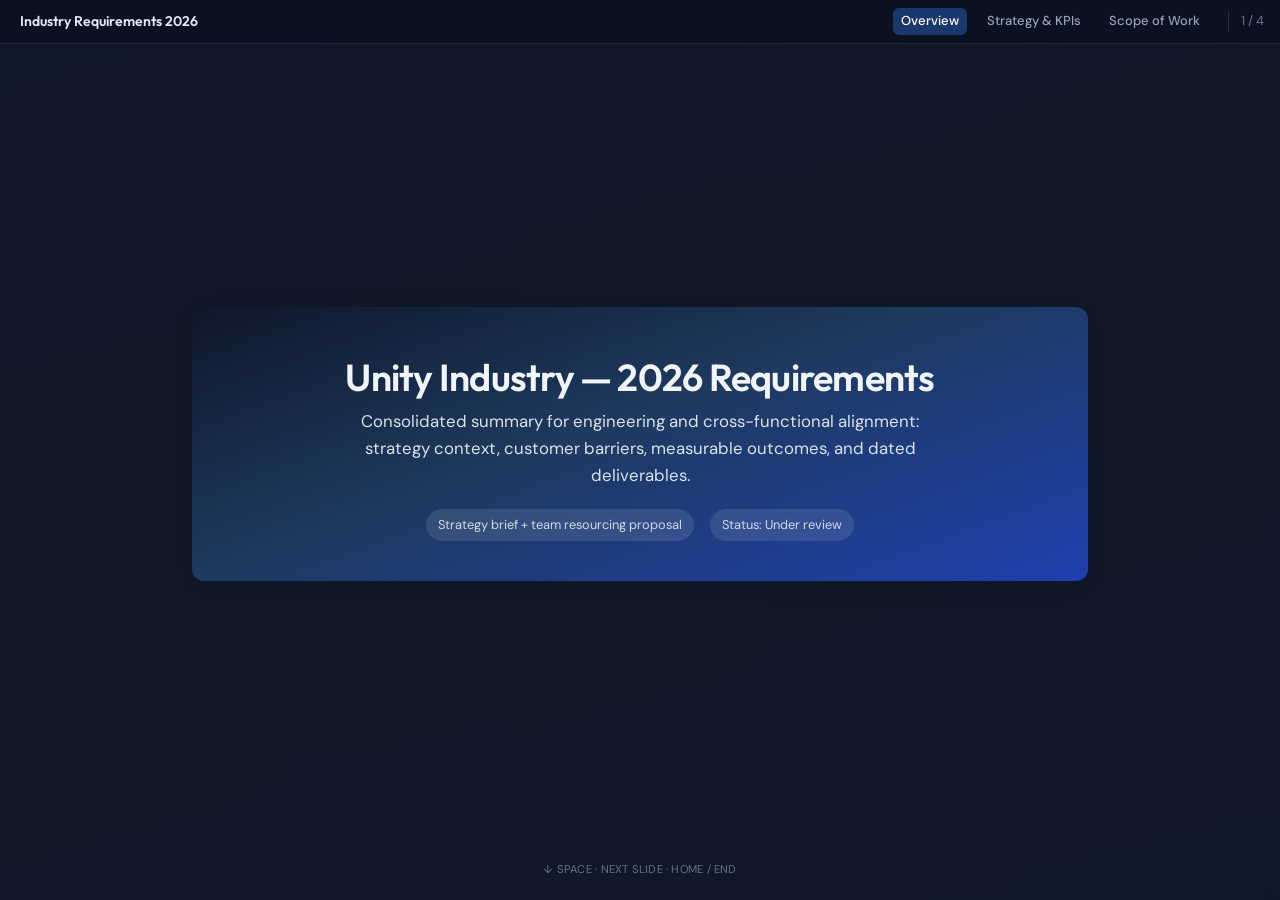
<file: index.html>
<!DOCTYPE html>
<html lang="en">
<head>
  <meta charset="utf-8" />
  <meta name="viewport" content="width=device-width, initial-scale=1" />
  <title>Industry Requirements 2026 — Overview</title>
  <link rel="preconnect" href="https://fonts.googleapis.com" />
  <link rel="preconnect" href="https://fonts.gstatic.com" crossorigin />
  <link href="https://fonts.googleapis.com/css2?family=DM+Sans:ital,opsz,wght@0,9..40,400;0,9..40,500;0,9..40,600;0,9..40,700;1,9..40,400&family=Outfit:wght@500;600;700&display=swap" rel="stylesheet" />
  <link rel="stylesheet" href="styles.css" />
</head>
<body class="is-presentation">
  <header class="deck-chrome">
    <a class="brand" href="index.html">Industry Requirements 2026</a>
    <nav class="chapter-nav" aria-label="Deck chapters">
      <a href="index.html" aria-current="page">Overview</a>
      <a href="executive-summary.html">Strategy &amp; KPIs</a>
      <a href="engineering-roadmap.html">Scope of Work</a>
      <span class="slide-counter" data-slide-counter aria-live="polite">1 / 3</span>
    </nav>
  </header>

  <div class="deck" tabindex="0" aria-label="Slide deck — use arrow keys or scroll">
    <section class="slide slide--title">
      <div class="wrap">
        <section class="hero">
          <h1>Unity Industry — 2026 Requirements</h1>
          <p class="subtitle">
            Consolidated summary for engineering and cross-functional alignment: strategy context, customer barriers, measurable outcomes, and dated deliverables.
          </p>
          <div class="hero-meta">
            <span>Strategy brief + team resourcing proposal</span>
            <span>Status: Under review</span>
          </div>
        </section>  
      </div>
    </section>

    <section class="slide">
      <div class="wrap">
        <h2>How to use this deck</h2>
        <p class="lead">
          Two documents inform this pack: a <strong>strategy brief</strong> (context, pipeline, pillars, KPIs, timelines) and a <strong>resourcing / delivery proposal</strong> (feature-level requirements, teams, target dates, and risk callouts). Advance with <kbd>↓</kbd> <kbd>Space</kbd> or scroll; open the next chapter when you are ready.
        </p>
        <ul class="agenda-list">
          <li>
            <strong>Next — Strategy &amp; KPIs</strong>
            <a href="executive-summary.html">Open chapter 2 →</a>
            <span>2026 operational plan, revenue context, adoption barriers, three strategic pillars, milestones, and success metrics.</span>
          </li>
          <li>
            <strong>Then — Scope of Work</strong>
            <a href="engineering-roadmap.html">Open chapter 3 →</a>
            <span>Prioritized deliverables by theme with teams and dates.</span>
          </li>
        </ul>
      </div>
    </section>

    <section class="slide">
      <div class="wrap">
        <h2>At a glance — three pillars</h2>
        <div class="grid-2">
          <div class="card">
            <h3>Fine-grained access &amp; sharing</h3>
            <p>Move beyond project-level RBAC: single-asset control and sharing (Plastic-backed AM 2.0), staging for key automotive customers, then VPC migration and public cloud GA.</p>
          </div>
          <div class="card">
            <h3>VPC, on-prem &amp; security</h3>
            <p>Deployment simplification (VPCTL), admin parity with public cloud, faster public/VPC parity, SOC 2 Type II, Studio on VPC — aligned to how Industry pipeline actually sells.</p>
          </div>
          <div class="card">
            <h3>Pipeline automation &amp; AT</h3>
            <p>UPA queuing and license behavior on VPC, migration of built-in workflows, consumption SKU, licensing integration, and continued format support (e.g. HOOPS).</p>
          </div>
        </div>
      </div>
    </section>

    <section class="slide">
      <div class="wrap">
        <h2>Colophon</h2>
        <p class="lead">
          This pack is the strategy brief and resourcing proposal in slide form. Open the HTML files locally in a browser; no build step required. For print or PDF, use the browser print dialog.
        </p>
        <p class="lead reference-doc">
          <strong>Reference:</strong>
          <a href="https://docs.google.com/document/d/1-VU96wNMMZQTr8_DuJrtVOTMuX7oxcliTQLkhXTU9Z4/edit?tab=t.5sb8podfstnp" target="_blank" rel="noopener noreferrer">Industry Requirements 2026 — Google Doc</a>
          (opens in a new tab).
        </p>
        <p class="footer-note">
          <a href="executive-summary.html">Continue to Strategy &amp; KPIs →</a>
        </p>
      </div>
    </section>
  </div>

  <p class="deck-hint" aria-hidden="true">↓ Space · next slide · Home / End</p>
  <script src="presentation.js"></script>
</body>
</html>
</file>
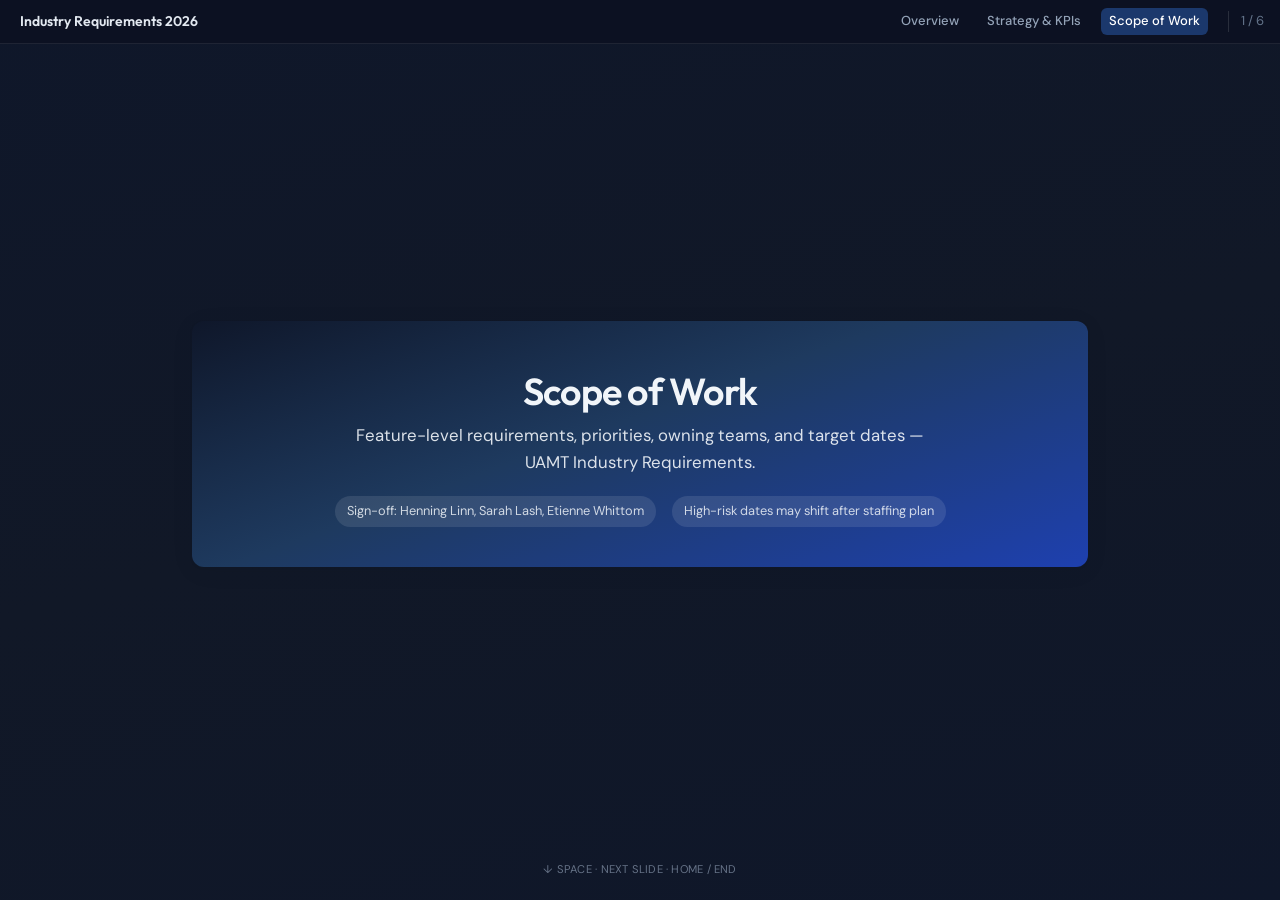
<file: engineering-roadmap.html>
<!DOCTYPE html>
<html lang="en">
<head>
  <meta charset="utf-8" />
  <meta name="viewport" content="width=device-width, initial-scale=1" />
  <title>Scope of Work — Industry 2026</title>
  <link rel="preconnect" href="https://fonts.googleapis.com" />
  <link rel="preconnect" href="https://fonts.gstatic.com" crossorigin />
  <link href="https://fonts.googleapis.com/css2?family=DM+Sans:ital,opsz,wght@0,9..40,400;0,9..40,500;0,9..40,600;0,9..40,700;1,9..40,400&family=Outfit:wght@500;600;700&display=swap" rel="stylesheet" />
  <link rel="stylesheet" href="styles.css" />
</head>
<body class="is-presentation">
  <header class="deck-chrome">
    <a class="brand" href="index.html">Industry Requirements 2026</a>
    <nav class="chapter-nav" aria-label="Deck chapters">
      <a href="index.html">Overview</a>
      <a href="executive-summary.html">Strategy &amp; KPIs</a>
      <a href="engineering-roadmap.html" aria-current="page">Scope of Work</a>
      <span class="slide-counter" data-slide-counter aria-live="polite">1 / 6</span>
    </nav>
  </header>

  <div class="deck" tabindex="0" aria-label="Slide deck — use arrow keys or scroll">
    <section class="slide slide--title">
      <div class="wrap">
        <section class="hero">
          <h1>Scope of Work</h1>
          <p class="subtitle">Feature-level requirements, priorities, owning teams, and target dates — UAMT Industry Requirements.</p>
          <div class="hero-meta">
            <span>Sign-off: Henning Linn, Sarah Lash, Etienne Whittom</span>
            <span>High-risk dates may shift after staffing plan</span>
          </div>
        </section>
      </div>
    </section>

    <section class="slide">
      <div class="wrap">
        <div class="callout risk">
          <strong>Program risk</strong>
          <em>All high-risk deliverables</em> need fresh estimates once staffing is finalized. Items below include <strong>risk callouts</strong> where applicable (e.g. BMW contract, public-cloud timing, AT onboarding cost).
        </div>
      </div>
    </section>

    <section class="slide slide--long">
      <div class="wrap">
        <section class="pillar" id="am2">
          <h2 class="pillar-title">1 · Fine-grained access control &amp; asset sharing (AM 2.0)</h2>
          <div class="deliverables">

            <article class="deliverable">
              <div class="deliverable-header">
                <h4>AM 2.0 Alpha</h4>
                <span class="badge badge-p0">P0</span>
              </div>
              <div class="meta-row">
                <span><strong>Surface</strong> VPC</span>
                <span><strong>Team</strong> Team 2</span>
                <span><strong>Target</strong> April 30, 2026</span>
              </div>
              <p>Internal alpha for PlasticSCM-based storage; validate new storage approach before broader rollout.</p>
              <ul class="req-list">
                <li>Single-asset RBAC and sharing demo-able to customers for feedback</li>
                <li>AM 2.0 storage migrated to Plastic</li>
              </ul>
              <p class="risk-inline"><strong>Risk:</strong> Team shuffling may jeopardize this date — reassess after teams settle.</p>
            </article>

            <article class="deliverable">
              <div class="deliverable-header">
                <h4>AM 2.0 Beta — granular access control</h4>
                <span class="badge badge-p0">P0</span>
              </div>
              <div class="meta-row">
                <span><strong>Surface</strong> VPC</span>
                <span><strong>Team</strong> Team 2</span>
                <span><strong>Target</strong> June 30, 2026</span>
              </div>
              <p>Beta of AM 2.0 with Plastic-based fine-grained control for <strong>new VPC customers</strong> — core requirement vs. project-only RBAC.</p>
              <ul class="req-list">
                <li>Staging: single-asset RBAC and sharing deployed for <strong>BMW</strong></li>
                <li>RBAC at single file, asset, and folder level</li>
                <li>Onboard new VPC customers to AM 2.0 (not AM 1.0)</li>
              </ul>
              <p class="risk-inline"><strong>Risk:</strong> Slippage puts <strong>BMW churn</strong> at risk (contract includes an exit clause).</p>
            </article>

            <article class="deliverable">
              <div class="deliverable-header">
                <h4>Onboarding — Asset Sharing 2.0</h4>
                <span class="badge badge-p0">P0</span>
              </div>
              <div class="meta-row">
                <span><strong>Surface</strong> VPC</span>
                <span><strong>Team</strong> Team 2</span>
                <span><strong>Target</strong> June 30, 2026</span>
              </div>
              <p>Improved flows for sharing assets (licensing and UX).</p>
              <ul class="req-list">
                <li>Licensing requirements implemented</li>
                <li>Single files shareable publicly or privately by email</li>
                <li>Google Drive–like sharing panel</li>
                <li>Users manage or request licenses in context inside Asset Manager</li>
              </ul>
              <p class="risk-inline"><strong>Risk:</strong> Not planned for AM 1.0 (public cloud) until <strong>2027</strong> — impacts public-cloud customers (e.g. Toyota).</p>
            </article>

            <article class="deliverable">
              <div class="deliverable-header">
                <h4>AM 2.0 VPC release (production migration)</h4>
                <span class="badge badge-p0">P0</span>
              </div>
              <div class="meta-row">
                <span><strong>Surface</strong> VPC</span>
                <span><strong>Team</strong> Team 2</span>
                <span><strong>Target</strong> September 4, 2026</span>
              </div>
              <p>Move existing VPC customers to AM 2.0 in production.</p>
              <ul class="req-list">
                <li>Existing VPC customers on AM 2.0 (e.g. BMW, AstraZeneca, Mercedes)</li>
                <li>All new customers onboarded to AM 2.0</li>
              </ul>
            </article>

            <article class="deliverable">
              <div class="deliverable-header">
                <h4>AM 2.0 public cloud release</h4>
                <span class="badge badge-p1">P1</span>
              </div>
              <div class="meta-row">
                <span><strong>Surface</strong> Public cloud</span>
                <span><strong>Team</strong> Team 2</span>
                <span><strong>Target</strong> Q1 2027</span>
              </div>
              <p>GA of AM 2.0 for public cloud users with self-service.</p>
              <ul class="req-list">
                <li>Single-asset RBAC and sharing on public cloud</li>
                <li>Public AM 2.0 GA — self-service available</li>
              </ul>
              <p class="risk-inline"><strong>Risk:</strong> With reduced staffing, public launch may slip to <strong>2027</strong> (already Q1 2027 in plan).</p>
            </article>

            <article class="deliverable">
              <div class="deliverable-header">
                <h4>AM 1.0 end of life</h4>
                <span class="badge badge-p2">P2</span>
              </div>
              <div class="meta-row">
                <span><strong>Surface</strong> All</span>
                <span><strong>Team</strong> Team 1 &amp; 2</span>
                <span><strong>Target</strong> Q2 2027</span>
              </div>
              <p>Deprecate AM 1.0 after migration completes.</p>
              <ul class="req-list">
                <li>AM 1.0 deprecated; all users on 2.0</li>
              </ul>
            </article>
          </div>
        </section>
      </div>
    </section>

    <section class="slide slide--long">
      <div class="wrap">
        <section class="pillar" id="vpc">
          <h2 class="pillar-title">2 · Security, VPC &amp; on-prem (Asset Drive)</h2>
          <div class="deliverables">

            <article class="deliverable">
              <div class="deliverable-header">
                <h4>Unity Studio on VPC</h4>
                <span class="badge badge-p0">P0</span>
              </div>
              <div class="meta-row">
                <span><strong>Surface</strong> VPC</span>
                <span><strong>Team</strong> (not specified in table)</span>
                <span><strong>Target</strong> April 30, 2026</span>
              </div>
              <ul class="req-list">
                <li>Unity Studio available on VPC</li>
              </ul>
            </article>

            <article class="deliverable">
              <div class="deliverable-header">
                <h4>On-prem deployability — VPCTL</h4>
                <span class="badge badge-p0">P0</span>
              </div>
              <div class="meta-row">
                <span><strong>Surface</strong> VPC</span>
                <span><strong>Team</strong> Team 1</span>
                <span><strong>Target</strong> May 30, 2026</span>
              </div>
              <p>New deployment path using <strong>VPCTL</strong> (Go scripts) to simplify VPC/on-prem rollout.</p>
              <ul class="req-list">
                <li>VPCTL delivered to <strong>Mercedes</strong> for VPC</li>
                <li>VPCTL delivered to <strong>BAH</strong> (Tyndall Air Force Base)</li>
              </ul>
            </article>

            <article class="deliverable">
              <div class="deliverable-header">
                <h4>Deployment framework (QA automation)</h4>
                <span class="badge badge-p0">P0</span>
              </div>
              <div class="meta-row">
                <span><strong>Surface</strong> VPC</span>
                <span><strong>Team</strong> Team 1</span>
                <span><strong>Target</strong> June 1, 2026</span>
              </div>
              <p>Automate QA for VPC/on-prem to shrink the gap vs. public cloud releases.</p>
              <ul class="req-list">
                <li>Feature parity between public and private cloud</li>
                <li>Lag between public and VPC deployments → <strong>1 day</strong></li>
                <li>Reach deployment parity private vs. public</li>
              </ul>
            </article>

            <article class="deliverable">
              <div class="deliverable-header">
                <h4>Admin portal (VPC parity)</h4>
                <span class="badge badge-p1">P1</span>
              </div>
              <div class="meta-row">
                <span><strong>Surface</strong> VPC</span>
                <span><strong>Team</strong> Team 1</span>
                <span><strong>Target</strong> June 30, 2026</span>
              </div>
              <p>Consolidated admin for private cloud — mitigates Unity Dashboard gaps on VPC and aligns with public-cloud admin capabilities.</p>
              <ul class="req-list">
                <li>Parity for org management, seats, RBAC, etc.</li>
                <li>Multi-org management on VPC</li>
                <li>User groups for VPC</li>
                <li>Project deletion for VPC</li>
                <li>Usage analytics exposed to customers</li>
              </ul>
            </article>

            <article class="deliverable">
              <div class="deliverable-header">
                <h4>SOC 2 Type II</h4>
                <span class="badge badge-p1">P1</span>
              </div>
              <div class="meta-row">
                <span><strong>Surface</strong> Public cloud</span>
                <span><strong>Team</strong> N/A</span>
                <span><strong>Target</strong> June 30, 2026</span>
              </div>
              <p>Certification published for enterprise trust requirements.</p>
              <ul class="req-list">
                <li>SOC 2 Type II available on trust.unity.com</li>
              </ul>
            </article>
          </div>
        </section>
      </div>
    </section>

    <section class="slide slide--long">
      <div class="wrap">
        <section class="pillar" id="upa">
          <h2 class="pillar-title">3 · Pipeline automation &amp; Asset Transformer</h2>
          <div class="deliverables">

            <article class="deliverable">
              <div class="deliverable-header">
                <h4>Queuing system (UPA)</h4>
                <span class="badge badge-p0">P0</span>
              </div>
              <div class="meta-row">
                <span><strong>Surface</strong> VPC</span>
                <span><strong>Team</strong> Team 2 + Pipeline Automation</span>
                <span><strong>Target</strong> June 30, 2026</span>
              </div>
              <p>Job queue for private cloud; migrate pipelines onto it.</p>
              <ul class="req-list">
                <li>Jobs do not fail when no AT SDK licenses — job pauses and waits</li>
                <li>AT SDK licenses can be reserved for built-in pipelines so 3DDS pipelines do not stall the system</li>
                <li>User-visible feedback when jobs fail</li>
              </ul>
            </article>

            <article class="deliverable">
              <div class="deliverable-header">
                <h4>Migrate built-in workflows to UPA</h4>
                <span class="badge badge-p0">P0</span>
              </div>
              <div class="meta-row">
                <span><strong>Surface</strong> Public cloud &amp; VPC</span>
                <span><strong>Team</strong> Team 3</span>
                <span><strong>Target</strong> June 30, 2026</span>
              </div>
              <p>Move legacy transformation flows to extensible UPA.</p>
              <ul class="req-list">
                <li>GLB preview, metadata extraction, thumbnails, video transcoding, image resizing → UPA</li>
                <li>Optimize &amp; Convert workflow on UPA</li>
                <li>Built-ins exposed as Actions in AM or AT UPA apps</li>
                <li>Licensing/pricing and guard rails (Part 3) implemented</li>
              </ul>
            </article>

            <article class="deliverable">
              <div class="deliverable-header">
                <h4>Asset Transformer consumption SKU</h4>
                <span class="badge badge-p1">P1</span>
              </div>
              <div class="meta-row">
                <span><strong>Surface</strong> Public cloud only</span>
                <span><strong>Team</strong> Team 3</span>
                <span><strong>Target</strong> June 30, 2026</span>
              </div>
              <p>Usage-based pricing for AT SDK.</p>
              <ul class="req-list">
                <li>New consumption SKU for AT SDK</li>
                <li>AT app in UPA on public cloud toggles consumption vs. licensed mode</li>
              </ul>
              <p class="risk-inline"><strong>Risk:</strong> ~<strong>$24k</strong> minimum buy-in for developers &amp; deployment — onboarding friction.</p>
            </article>

            <article class="deliverable">
              <div class="deliverable-header">
                <h4>AT licensing in Pipeline Automation</h4>
                <span class="badge badge-p0">P0</span>
              </div>
              <div class="meta-row">
                <span><strong>Surface</strong> VPC</span>
                <span><strong>Team</strong> Pipeline Automation</span>
                <span><strong>Target</strong> June 30, 2026</span>
              </div>
              <ul class="req-list">
                <li>Correct license pooling and consumption tracking in the pipeline system</li>
                <li>Admins add pooled licenses to orgs in private cloud</li>
                <li>Pricing per linked framework</li>
              </ul>
            </article>

            <article class="deliverable">
              <div class="deliverable-header">
                <h4>Asset Transformer licensing (VPC)</h4>
                <span class="badge badge-p1">P1</span>
              </div>
              <div class="meta-row">
                <span><strong>Surface</strong> VPC</span>
                <span><strong>Team</strong> Team 3</span>
                <span><strong>Target</strong> TBD</span>
              </div>
              <ul class="req-list">
                <li>Migrate AT licensing from FlexLM to Unity License Server</li>
              </ul>
            </article>

            <article class="deliverable">
              <div class="deliverable-header">
                <h4>New format support (HOOPS)</h4>
                <span class="badge badge-p0">P0</span>
              </div>
              <div class="meta-row">
                <span><strong>Surface</strong> VPC</span>
                <span><strong>Team</strong> Team 3</span>
                <span><strong>Target</strong> TBD</span>
              </div>
              <ul class="req-list">
                <li>Updated HOOPS version for new industry formats</li>
              </ul>
            </article>

            <article class="deliverable">
              <div class="deliverable-header">
                <h4>Asset Transformer ecosystem</h4>
                <span class="badge badge-p2">P2</span>
              </div>
              <div class="meta-row">
                <span><strong>Surface</strong> Public cloud &amp; VPC</span>
                <span><strong>Team</strong> Team 4</span>
                <span><strong>Target</strong> TBD</span>
              </div>
              <p>AT capabilities as customizable pipelines inside UPA.</p>
              <ul class="req-list">
                <li>Developer onboarding flows</li>
                <li>Pipeline sharing; pipelines visible to Asset Manager</li>
                <li>Author AT scripts in browser with live feedback on assets</li>
              </ul>
              <p class="risk-inline"><strong>Risk:</strong> Onboarding cost remains high (~<strong>$12k</strong> minimum buy-in).</p>
            </article>
          </div>
        </section>
      </div>
    </section>

    <section class="slide">
      <div class="wrap">
        <h2>End of Scope of Work deck</h2>
        <p class="lead">Return to strategy context or overview as needed.</p>
        <p class="footer-note">
          <a href="executive-summary.html">← Strategy &amp; KPIs</a>
          &nbsp;·&nbsp;
          <a href="index.html">Overview</a>
        </p>
      </div>
    </section>
  </div>

  <p class="deck-hint" aria-hidden="true">↓ Space · next slide · Home / End</p>
  <script src="presentation.js"></script>
</body>
</html>
</file>
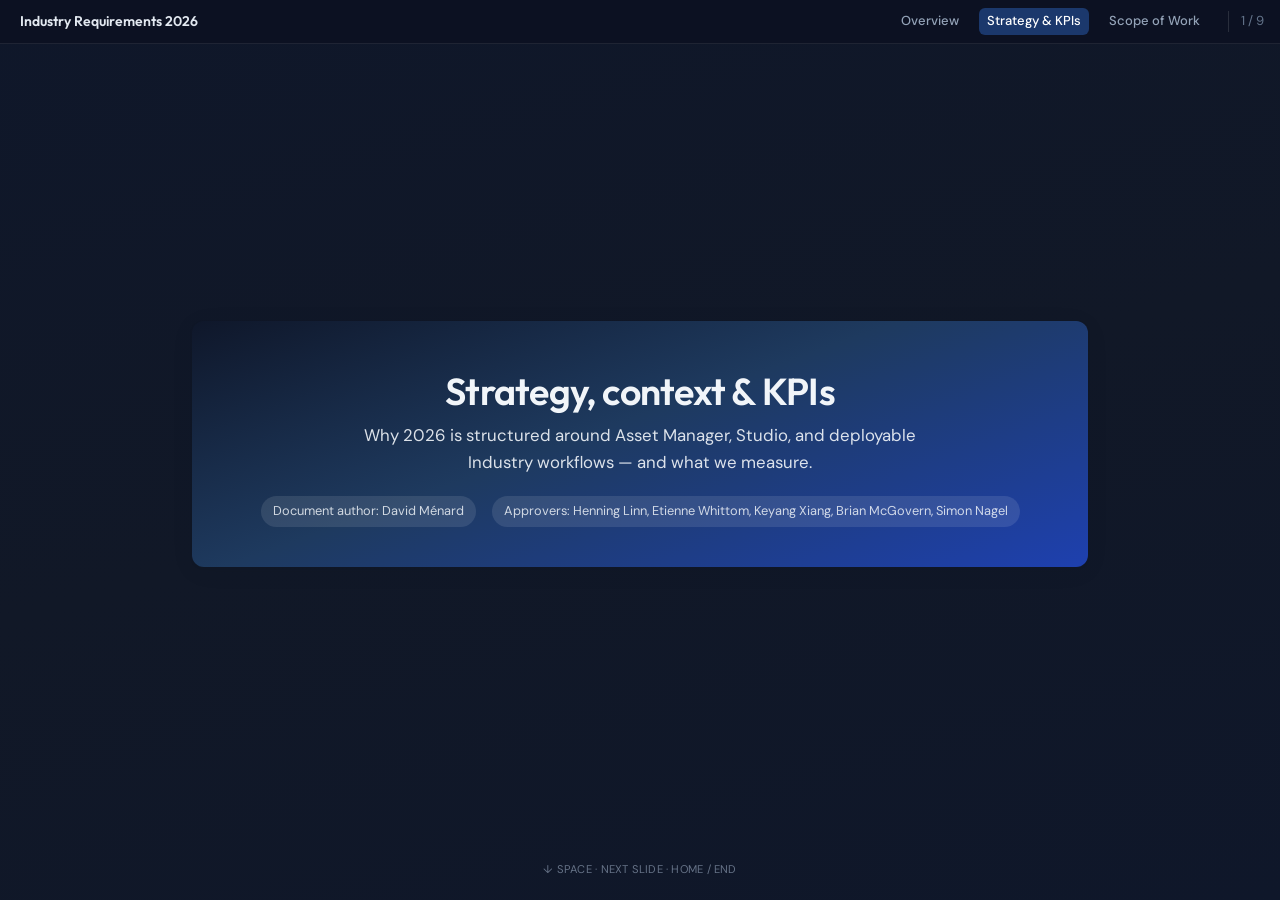
<file: executive-summary.html>
<!DOCTYPE html>
<html lang="en">
<head>
  <meta charset="utf-8" />
  <meta name="viewport" content="width=device-width, initial-scale=1" />
  <title>Strategy &amp; KPIs — Industry 2026</title>
  <link rel="preconnect" href="https://fonts.googleapis.com" />
  <link rel="preconnect" href="https://fonts.gstatic.com" crossorigin />
  <link href="https://fonts.googleapis.com/css2?family=DM+Sans:ital,opsz,wght@0,9..40,400;0,9..40,500;0,9..40,600;0,9..40,700;1,9..40,400&family=Outfit:wght@500;600;700&display=swap" rel="stylesheet" />
  <link rel="stylesheet" href="styles.css" />
</head>
<body class="is-presentation">
  <header class="deck-chrome">
    <a class="brand" href="index.html">Industry Requirements 2026</a>
    <nav class="chapter-nav" aria-label="Deck chapters">
      <a href="index.html">Overview</a>
      <a href="executive-summary.html" aria-current="page">Strategy &amp; KPIs</a>
      <a href="engineering-roadmap.html">Scope of Work</a>
      <span class="slide-counter" data-slide-counter aria-live="polite">1 / 9</span>
    </nav>
  </header>

  <div class="deck" tabindex="0" aria-label="Slide deck — use arrow keys or scroll">
    <section class="slide slide--title">
      <div class="wrap">
        <section class="hero">
          <h1>Strategy, context &amp; KPIs</h1>
          <p class="subtitle">Why 2026 is structured around Asset Manager, Studio, and deployable Industry workflows — and what we measure.</p>
          <div class="hero-meta">
            <span>Document author: David Ménard</span>
            <span>Approvers: Henning Linn, Etienne Whittom, Keyang Xiang, Brian McGovern, Simon Nagel</span>
          </div>
        </section>
      </div>
    </section>

    <section class="slide slide--long">
      <div class="wrap strategy-context-slide">
        <h2>Context</h2>
        <p class="lead">
          Industry and Authoring Platform workstreams need <strong>clear timelines and deliverables</strong> for the Industry strategy so leadership can balance resourcing and produce an executable plan.
        </p>
        <div class="strategy-operational" role="region" aria-labelledby="strategy-operational-heading">
          <h2 id="strategy-operational-heading" class="strategy-operational__title">2026 operational strategy</h2>
          <div class="strategy-operational__body">
            <p class="strategy-lead">
              Unity Industry is executing a <strong>platform-centric shift</strong>: reach more users and data through <strong>Asset Manager</strong> and <strong>Studio</strong>, while the Editor and runtime stay central for teams building deep RT3D experiences.
            </p>
            <ul class="clean strategy-operational__list">
              <li><strong>Reach &amp; product story:</strong> AM + Studio expand beyond “sell the Editor” alone — one coherent platform narrative with Pipeline Automation and Asset Transformer, not three disconnected SKUs.</li>
              <li><strong>VPC, GTM, and credibility:</strong> Buyers standardise on private cloud/VPC — deployability, admin parity, and security must keep pace with public cloud. AM 2.0, VPCTL-style deploy, and clearer licensing make that credible. <strong>VPC-first</strong>, then public-cloud scale where pipeline and renewals sit.</li>
              <li><strong>Commercial motion &amp; what must work:</strong> Net-new logos; Studio at <strong>~$799</strong> for land-and-expand beyond engine-only teams — only works if onboarding, RBAC, sharing, and pipeline automation match automotive, AEC, and industrial workflows.</li>
              <li><strong>Execution:</strong> Dated milestones engineering can staff against, with KPIs that tie features to revenue and adoption.</li>
            </ul>
          </div>
        </div>
      </div>
    </section>

    <section class="slide">
      <div class="wrap">
        <h2>Pipeline &amp; projections</h2>
        <div class="grid-2">
          <div class="card">
            <div class="stat">~$120M+</div>
            <div class="stat-label">Unity Industry revenue (2025)</div>
          </div>
          <div class="card">
            <div class="stat">~$1M</div>
            <div class="stat-label">Multi-year Asset Manager contracts (two high-profile customers)</div>
          </div>
          <div class="card">
            <div class="stat">$13M</div>
            <div class="stat-label">Pipeline (AM, Studio, Asset Transformer) — as of March 2026</div>
          </div>
          <div class="card">
            <div class="stat">~$25M</div>
            <div class="stat-label">Expected 2026 pipeline (AM &amp; Studio); partners (e.g. BAH) add ~$5M on top</div>
          </div>
          <div class="card">
            <div class="stat">7</div>
            <div class="stat-label">VPC deployments queued TODAY</div>
          </div>
        </div>
        <p class="lead">Nearly all <strong>net new growth in 2026</strong> is projected from Asset Manager and Studio.</p>
      </div>
    </section>

    <section class="slide">
      <div class="wrap">
        <h2>Barriers to adoption</h2>
        <div class="grid-2">
          <div class="card">
            <h3>Onboarding</h3>
            <p>Hard to onboard users: purchasing, seats, permissions, RBAC, and asset sharing — dashboards and flows are misaligned with target personas.</p>
          </div>
          <div class="card">
            <h3>Deployability</h3>
            <p>Asset Manager is difficult to deploy in private cloud due to architectural complexity and immature release process (example: long enterprise deployment cycles).</p>
          </div>
        </div>
      </div>
    </section>

    <section class="slide slide--long">
      <div class="wrap">
        <h2>Pillar 1 — Fine-grained access control &amp; asset sharing</h2>
        <p><strong>Problem:</strong> RBAC is only at <em>project</em> level; customers cannot control access per asset or share cleanly. Called out as the most requested capability; <strong>BMW and Mercedes</strong> are waiting in 2026.</p>
        <p><strong>Direction:</strong> <strong>Plastic</strong> as storage to leverage file-/asset-level Plastic RBAC.</p>
        <h3>KPIs</h3>
        <ul class="clean">
          <li>Cut median upload time for assets <strong>&gt;5GB by 50%</strong> vs. 2025 baseline <em>(blocked on AM 2.0 Alpha)</em>.</li>
          <li><strong>&lt;1%</strong> transfer failure rate with <strong>≥95%</strong> successful resume for interrupted uploads.</li>
          <li>Stickiness (DAU/MAU) for activated users: <strong>[12.4]% → [20]%</strong>.</li>
          <li><strong>[30]%</strong> of active projects using custom or scoped permission roles.</li>
          <li class="kpi-highlight">Shared/reused assets: <strong>[14]% → [25]%</strong>.</li>
        </ul>
      </div>
    </section>

    <section class="slide slide--long">
      <div class="wrap">
        <h2>Pillar 2 — Security, VPC &amp; on-prem deployability</h2>
        <p><strong>Context:</strong> ~<strong>95%</strong> of pipeline needs private cloud or on-prem. Public-cloud features are not always on VPC, with gaps in documentation. Goal: scalable deployment, self-deploy paths, and partner/SI onboarding (BAH, Globant, EPAM, resellers).</p>
        <p><strong>Direction:</strong> Simplify architecture (including Plastic, reducing dependencies e.g. MongoDB removal), new <strong>VPCTL</strong> deployment (Go-based) vs. Terraform — collectively <strong>AM 2.0</strong>.</p>
        <h3>KPIs</h3>
        <ul class="clean">
          <li>Support tickets: average <strong>&lt;[1] per customer</strong> (current: 0.4).</li>
          <li class="kpi-highlight">Engineering escalation from support: <strong>&lt;[10]%</strong>.</li>
          <li>Public vs. private feature parity lag: <strong>[30] days → [1] day</strong>.</li>
        </ul>
      </div>
    </section>

    <section class="slide slide--long">
      <div class="wrap">
        <h2>Pillar 3 — Pipeline automation &amp; Asset Transformer</h2>
        <p><strong>Value:</strong> Industry differentiation is ingesting many CAD formats via Asset Transformer on Pipeline Automation; <strong>customer-customizable pipelines</strong> drive adoption.</p>
        <p><strong>Direction:</strong> Continue UPA for VPC/on-prem; new actions in AM and AT apps; respond to UX feedback (e.g. moving pipelines across projects/orgs); implement pricing models from linked materials; update format support (HOOPS, Revit, Solidworks, etc.).</p>
        <h3>KPIs</h3>
        <ul class="clean">
          <li class="kpi-highlight"><strong>5%</strong> of Industry-licensed orgs using custom pipelines (current: 0.03%).</li>
          <li>Industry toolkit activation: <strong>[15]% → [30]%</strong> (current: 13%).</li>
        </ul>
      </div>
    </section>

    <section class="slide">
      <div class="wrap">
        <h2>References</h2>
        <ul class="clean">
          <li>
            <a href="https://docs.google.com/document/d/1-VU96wNMMZQTr8_DuJrtVOTMuX7oxcliTQLkhXTU9Z4/edit?tab=t.5sb8podfstnp" target="_blank" rel="noopener noreferrer">Industry Requirements 2026 — working Google Doc</a>
          </li>
          <li>Industry Program tracker &amp; initiatives view</li>
          <li>Industry Roadmap (Airtable)</li>
          <li>AM 2.0 user flows, Unity Industry roadmap deck</li>
          <li>Asset Manager pricing framework, sales motion materials</li>
          <li>Vision: unified data platform for Industry, gaming, and AI</li>
        </ul>
      </div>
    </section>

    <section class="slide">
      <div class="wrap">
        <h2>Next chapter</h2>
        <p class="lead">Scope of Work: feature-level requirements, teams, and target dates.</p>
        <p class="footer-note">
          <a href="engineering-roadmap.html">Scope of Work →</a>
          &nbsp;·&nbsp;
          <a href="index.html">← Overview</a>
        </p>
      </div>
    </section>
  </div>

  <p class="deck-hint" aria-hidden="true">↓ Space · next slide · Home / End</p>
  <script src="presentation.js"></script>
</body>
</html>
</file>
<file: styles.css>
/* Industry Requirements 2026 — presentation styles */
:root {
  --bg: #f8fafc;
  --surface: #ffffff;
  --text: #0f172a;
  --text-muted: #64748b;
  --border: #e2e8f0;
  --accent: #1d4ed8;
  --accent-soft: #dbeafe;
  --risk: #b45309;
  --risk-bg: #fffbeb;
  --p0: #991b1b;
  --p0-bg: #fee2e2;
  --p1: #9a3412;
  --p1-bg: #ffedd5;
  --p2: #3730a3;
  --p2-bg: #e0e7ff;
  --shadow: 0 1px 3px rgba(15, 23, 42, 0.08), 0 4px 24px rgba(15, 23, 42, 0.06);
  --radius: 12px;
  --font-sans: "DM Sans", system-ui, -apple-system, sans-serif;
  --font-display: "Outfit", var(--font-sans);
}

*,
*::before,
*::after {
  box-sizing: border-box;
}

html {
  scroll-behavior: smooth;
}

body {
  margin: 0;
  font-family: var(--font-sans);
  font-size: 1rem;
  line-height: 1.6;
  color: var(--text);
  background: var(--bg);
  min-height: 100vh;
}

/* —— Presentation deck (full-viewport slides) —— */
body.is-presentation {
  min-height: 100dvh;
  height: 100dvh;
  overflow: hidden;
  background: #0c1222;
}

.deck-chrome {
  position: fixed;
  left: 0;
  right: 0;
  top: 0;
  z-index: 20;
  display: flex;
  align-items: center;
  justify-content: space-between;
  gap: 1rem;
  padding: 0.5rem 1rem 0.5rem 1.25rem;
  background: rgba(12, 18, 34, 0.92);
  backdrop-filter: blur(10px);
  border-bottom: 1px solid rgba(255, 255, 255, 0.08);
  font-size: 0.8125rem;
  color: #94a3b8;
}

.deck-chrome .brand {
  font-family: var(--font-display);
  font-weight: 600;
  font-size: 0.875rem;
  color: #e2e8f0;
  text-decoration: none;
  white-space: nowrap;
}
.deck-chrome .brand:hover {
  color: #fff;
  text-decoration: none;
}

.deck-chrome .chapter-nav {
  display: flex;
  flex-wrap: wrap;
  align-items: center;
  gap: 0.35rem 0.75rem;
  justify-content: flex-end;
}

.deck-chrome .chapter-nav a {
  color: #94a3b8;
  font-weight: 500;
  text-decoration: none;
  padding: 0.2rem 0.5rem;
  border-radius: 6px;
}
.deck-chrome .chapter-nav a:hover {
  color: #e2e8f0;
  background: rgba(255, 255, 255, 0.06);
  text-decoration: none;
}
.deck-chrome .chapter-nav a[aria-current="page"] {
  color: #fff;
  background: rgba(59, 130, 246, 0.35);
}

.deck-chrome .slide-counter {
  font-variant-numeric: tabular-nums;
  color: #64748b;
  margin-left: 0.5rem;
  padding-left: 0.75rem;
  border-left: 1px solid rgba(255, 255, 255, 0.12);
}

.deck-hint {
  position: fixed;
  z-index: 20;
  left: 50%;
  bottom: 0.65rem;
  transform: translateX(-50%);
  font-size: 0.7rem;
  letter-spacing: 0.02em;
  text-transform: uppercase;
  color: rgba(148, 163, 184, 0.65);
  pointer-events: none;
  user-select: none;
}

.deck {
  height: 100dvh;
  overflow-y: auto;
  overflow-x: hidden;
  scroll-snap-type: y mandatory;
  scroll-padding-top: 3rem;
  outline: none;
}

.slide {
  scroll-snap-align: start;
  scroll-snap-stop: always;
  min-height: 100dvh;
  box-sizing: border-box;
  padding: 4.25rem 1.5rem 3.5rem;
  display: flex;
  flex-direction: column;
  justify-content: center;
  align-items: stretch;
  position: relative;
}

.slide:nth-child(odd) {
  background: linear-gradient(165deg, #0f172a 0%, #111827 50%, #0f172a 100%);
  color: #e2e8f8;
}

.slide:nth-child(even) {
  background: linear-gradient(165deg, #111c2e 0%, #0c1424 50%, #111c2e 100%);
  color: #e2e8f8;
}

.slide .wrap {
  max-width: 56rem;
  margin: 0 auto;
  width: 100%;
  padding: 0;
}

.slide h2 {
  color: #f1f5f9;
  border-bottom-color: rgba(148, 163, 184, 0.35);
}

.slide h3 {
  color: #f1f5f9;
}

.slide .lead {
  color: #cbd5e1;
}

.slide .lead a {
  color: #93c5fd;
  font-weight: 500;
}

.slide .lead a:hover {
  color: #e0f2fe;
}

.slide .wrap > p,
.slide .pillar p,
.slide .deliverable p {
  color: #cbd5e1;
}

.slide .hero h1,
.slide .hero .subtitle,
.slide .hero .hero-meta {
  color: #f1f5f9;
}

.slide .card {
  background: rgba(255, 255, 255, 0.06);
  border-color: rgba(255, 255, 255, 0.12);
  color: #e2e8f0;
  box-shadow: 0 4px 24px rgba(0, 0, 0, 0.25);
}

.slide .card p,
.slide .card .stat-label {
  color: #94a3b8;
}

.slide .stat {
  color: #93c5fd;
}

.slide .deliverable {
  background: rgba(255, 255, 255, 0.05);
  border-color: rgba(255, 255, 255, 0.1);
}

.slide .meta-row {
  display: flex;
  flex-wrap: wrap;
  align-items: center;
  gap: 0.65rem 1.15rem;
  margin-bottom: 0.65rem;
  padding: 0.65rem 0.85rem;
  font-size: 0.875rem;
  line-height: 1.35;
  background: rgba(2, 6, 23, 0.55);
  border: 1px solid rgba(148, 163, 184, 0.28);
  border-radius: 8px;
  box-shadow: inset 0 1px 0 rgba(255, 255, 255, 0.04);
}

.slide .meta-row > span:not(:last-child) {
  color: #e2e8f0;
}

.slide .meta-row > span:not(:last-child) strong {
  color: #f8fafc;
  font-weight: 700;
  font-size: 0.68rem;
  text-transform: uppercase;
  letter-spacing: 0.07em;
  margin-right: 0.4rem;
  opacity: 0.95;
}

.slide .meta-row > span:last-child {
  margin-left: auto;
  padding: 0.4rem 0.75rem;
  font-weight: 600;
  color: #ecfdf5;
  background: linear-gradient(
    135deg,
    rgba(6, 78, 59, 0.55) 0%,
    rgba(4, 120, 87, 0.45) 100%
  );
  border: 1px solid rgba(52, 211, 153, 0.55);
  border-radius: 6px;
  box-shadow: 0 0 0 1px rgba(0, 0, 0, 0.2), 0 2px 10px rgba(16, 185, 129, 0.12);
}

.slide .meta-row > span:last-child strong {
  color: #6ee7b7;
  font-weight: 700;
  font-size: 0.68rem;
  text-transform: uppercase;
  letter-spacing: 0.07em;
  margin-right: 0.45rem;
}

.slide .req-list {
  color: #cbd5e1;
}

.slide .pillar-title {
  color: #f1f5f9;
}

.slide .deliverable-header h4 {
  color: #f1f5f9;
}

.slide .footer-note {
  border-top-color: rgba(255, 255, 255, 0.12);
  color: #64748b;
}

.slide .footer-note a {
  color: #93c5fd;
}

.slide .timeline {
  border-left-color: rgba(148, 163, 184, 0.4);
}

.slide .timeline li::before {
  border-color: rgba(15, 23, 42, 0.9);
  box-shadow: 0 0 0 2px rgba(59, 130, 246, 0.35);
}

.slide ul.clean li {
  color: #cbd5e1;
}

.slide ul.clean li.kpi-highlight {
  margin: 0.5rem -0.35rem;
  padding: 0.55rem 0.75rem 0.55rem 0.95rem;
  list-style-position: outside;
  border-radius: 8px;
  background: linear-gradient(
    90deg,
    rgba(251, 191, 36, 0.18) 0%,
    rgba(251, 191, 36, 0.06) 45%,
    transparent 100%
  );
  border-left: 3px solid #fbbf24;
  box-shadow: 0 0 0 1px rgba(251, 191, 36, 0.12);
}

.slide ul.clean li.kpi-highlight strong {
  color: #fef3c7;
}

.slide ul.clean a {
  color: #93c5fd;
  font-weight: 500;
}

.slide ul.clean a:hover {
  color: #e0f2fe;
}

.slide .callout {
  background: rgba(59, 130, 246, 0.15);
  border-left-color: #60a5fa;
  color: #e2e8f0;
}

.slide .callout.risk {
  background: linear-gradient(
    145deg,
    rgba(55, 22, 8, 0.94) 0%,
    rgba(92, 38, 12, 0.9) 50%,
    rgba(69, 26, 6, 0.92) 100%
  );
  border: 1px solid rgba(245, 158, 11, 0.45);
  border-left: 4px solid #f59e0b;
  color: #fde68a;
  box-shadow: 0 6px 28px rgba(0, 0, 0, 0.45), inset 0 1px 0 rgba(255, 255, 255, 0.06);
}

.slide .callout.risk strong {
  color: #fffbeb;
}

.slide .nav-card {
  background: rgba(255, 255, 255, 0.06);
  border-color: rgba(255, 255, 255, 0.14);
}
.slide .nav-card:hover {
  border-color: #60a5fa;
}
.slide .nav-card h3 {
  color: #93c5fd;
}
.slide .nav-card p {
  color: #94a3b8;
}

.slide--long {
  justify-content: flex-start;
  padding-top: 4.5rem;
}

.slide .hero {
  margin-bottom: 0;
  width: 100%;
}

.slide--title .hero {
  margin-bottom: 1.5rem;
}

.agenda-list {
  list-style: none;
  padding: 0;
  margin: 1.5rem 0 0;
  display: grid;
  gap: 1rem;
}

.agenda-list li {
  margin: 0;
  padding: 1rem 1.25rem;
  background: rgba(255, 255, 255, 0.06);
  border: 1px solid rgba(255, 255, 255, 0.1);
  border-radius: var(--radius);
}

.agenda-list strong {
  display: block;
  font-family: var(--font-display);
  font-size: 1.05rem;
  color: #93c5fd;
  margin-bottom: 0.35rem;
}

.agenda-list a {
  color: #e2e8f0;
  font-weight: 500;
  text-decoration: none;
}
.agenda-list a:hover {
  text-decoration: underline;
}

.agenda-list span {
  display: block;
  font-size: 0.9rem;
  color: #94a3b8;
  margin-top: 0.25rem;
}

kbd {
  font-family: var(--font-sans);
  font-size: 0.75rem;
  font-weight: 600;
  padding: 0.15rem 0.4rem;
  border-radius: 4px;
  background: rgba(255, 255, 255, 0.1);
  border: 1px solid rgba(255, 255, 255, 0.2);
  color: #e2e8f0;
}

@media (max-width: 640px) {
  .deck-chrome {
    flex-wrap: wrap;
    padding: 0.5rem 0.75rem;
  }
  .deck-chrome .slide-counter {
    width: 100%;
    border-left: none;
    padding-left: 0;
    margin-left: 0;
    margin-top: 0.25rem;
  }
}

a {
  color: var(--accent);
  text-decoration: none;
}
a:hover {
  text-decoration: underline;
}

.wrap {
  max-width: 1120px;
  margin: 0 auto;
  padding: 2rem 1.5rem 4rem;
}

/* Top bar */
.site-header {
  background: var(--surface);
  border-bottom: 1px solid var(--border);
  position: sticky;
  top: 0;
  z-index: 10;
  box-shadow: 0 1px 0 rgba(15, 23, 42, 0.04);
}

.site-header .inner {
  max-width: 1120px;
  margin: 0 auto;
  padding: 0.75rem 1.5rem;
  display: flex;
  align-items: center;
  justify-content: space-between;
  flex-wrap: wrap;
  gap: 0.75rem;
}

.brand {
  font-family: var(--font-display);
  font-weight: 600;
  font-size: 1rem;
  color: var(--text);
  text-decoration: none;
}
.brand:hover {
  text-decoration: none;
  color: var(--accent);
}

.nav-pages {
  display: flex;
  gap: 0.25rem 1rem;
  flex-wrap: wrap;
}
.nav-pages a {
  font-size: 0.875rem;
  font-weight: 500;
  color: var(--text-muted);
  padding: 0.35rem 0;
}
.nav-pages a:hover,
.nav-pages a[aria-current="page"] {
  color: var(--accent);
  text-decoration: none;
}

/* Hero / title slides */
.hero {
  text-align: center;
  padding: 3rem 1rem 2.5rem;
  background: linear-gradient(160deg, #0f172a 0%, #1e3a5f 45%, #1e40af 100%);
  color: #f1f5f9;
  border-radius: var(--radius);
  margin-bottom: 2.5rem;
  box-shadow: var(--shadow);
}

.hero h1 {
  font-family: var(--font-display);
  font-weight: 600;
  font-size: clamp(1.75rem, 4vw, 2.35rem);
  margin: 0 0 0.5rem;
  letter-spacing: -0.02em;
  line-height: 1.2;
}

.hero .subtitle {
  font-size: 1.05rem;
  opacity: 0.9;
  margin: 0 0 1.25rem;
  max-width: 36rem;
  margin-left: auto;
  margin-right: auto;
}

.hero-meta {
  display: flex;
  flex-wrap: wrap;
  gap: 0.5rem 1rem;
  justify-content: center;
  font-size: 0.8rem;
  opacity: 0.85;
}

.hero-meta span {
  background: rgba(255, 255, 255, 0.12);
  padding: 0.35rem 0.75rem;
  border-radius: 999px;
}

/* Section blocks */
h2 {
  font-family: var(--font-display);
  font-weight: 600;
  font-size: 1.35rem;
  margin: 2.5rem 0 1rem;
  letter-spacing: -0.02em;
  color: var(--text);
  border-bottom: 2px solid var(--border);
  padding-bottom: 0.5rem;
}

h2:first-of-type {
  margin-top: 0;
}

h3 {
  font-size: 1.05rem;
  font-weight: 600;
  margin: 1.5rem 0 0.5rem;
  color: var(--text);
}

.lead {
  font-size: 1.1rem;
  color: var(--text-muted);
  max-width: 65ch;
}

.lead.reference-doc {
  margin-top: 1.25rem;
}

/* Strategy & KPIs — context + operational strategy block */
.strategy-context-slide .strategy-operational {
  margin-top: 1.5rem;
  padding: 1.35rem 1.4rem 1.25rem;
  background: rgba(255, 255, 255, 0.045);
  border: 1px solid rgba(148, 163, 184, 0.22);
  border-radius: var(--radius);
  border-left: 4px solid #3b82f6;
  box-shadow: 0 8px 32px rgba(0, 0, 0, 0.2);
}

.slide .strategy-operational__title {
  font-family: var(--font-display);
  font-size: clamp(1.5rem, 3.5vw, 1.95rem);
  font-weight: 600;
  margin: 0 0 1rem;
  padding-bottom: 0;
  letter-spacing: -0.03em;
  line-height: 1.2;
  color: #f8fafc;
  border-bottom: none;
}

.slide .strategy-operational__body p {
  margin: 0 0 0.85rem;
  font-size: 0.98rem;
  line-height: 1.58;
  color: #cbd5e1;
}

.slide .strategy-operational__body .strategy-lead {
  font-size: 1.14rem;
  line-height: 1.55;
  color: #e2e8f0;
  margin-bottom: 0.65rem;
}

.strategy-operational__list {
  margin: 0.35rem 0 0;
  padding-left: 1.2rem;
}

.strategy-operational__list li {
  margin: 0.5rem 0;
  padding-left: 0.15rem;
}

.grid-2 {
  display: grid;
  grid-template-columns: repeat(auto-fit, minmax(280px, 1fr));
  gap: 1.25rem;
  margin: 1.25rem 0;
}

.card {
  background: var(--surface);
  border: 1px solid var(--border);
  border-radius: var(--radius);
  padding: 1.25rem 1.35rem;
  box-shadow: var(--shadow);
}

.card h3 {
  margin-top: 0;
  font-family: var(--font-display);
}

.stat {
  font-family: var(--font-display);
  font-size: 1.75rem;
  font-weight: 600;
  color: var(--accent);
  line-height: 1.2;
}
.stat-label {
  font-size: 0.8rem;
  color: var(--text-muted);
  margin-top: 0.25rem;
}

/* Callouts */
.callout {
  border-radius: var(--radius);
  padding: 1rem 1.25rem;
  margin: 1.25rem 0;
  border-left: 4px solid var(--accent);
  background: var(--accent-soft);
  color: var(--text);
}

.callout.risk {
  border-left-color: var(--risk);
  background: var(--risk-bg);
}

.callout strong {
  display: block;
  margin-bottom: 0.35rem;
}

/* Lists */
ul.clean {
  margin: 0.5rem 0;
  padding-left: 1.25rem;
}
ul.clean li {
  margin: 0.35rem 0;
}

.timeline {
  list-style: none;
  padding: 0;
  margin: 1rem 0;
  border-left: 3px solid var(--border);
  margin-left: 0.5rem;
  padding-left: 1.25rem;
}
.timeline li {
  position: relative;
  margin: 1rem 0;
  padding-left: 0.25rem;
}
.timeline li::before {
  content: "";
  position: absolute;
  left: -1.5rem;
  top: 0.45rem;
  width: 10px;
  height: 10px;
  background: var(--accent);
  border-radius: 50%;
  border: 2px solid var(--surface);
  box-shadow: 0 0 0 2px var(--accent-soft);
}
.timeline strong {
  color: var(--text);
}

/* Priority badges */
.badge {
  display: inline-block;
  font-size: 0.78rem;
  font-weight: 800;
  text-transform: uppercase;
  letter-spacing: 0.08em;
  padding: 0.38rem 0.7rem;
  border-radius: 6px;
  vertical-align: middle;
  border: 1px solid transparent;
  line-height: 1;
}
.badge-p0 {
  background: var(--p0-bg);
  color: var(--p0);
  border-color: #f87171;
  box-shadow: 0 1px 0 rgba(255, 255, 255, 0.6) inset, 0 1px 3px rgba(185, 28, 28, 0.2);
}
.badge-p1 {
  background: var(--p1-bg);
  color: var(--p1);
  border-color: #fb923c;
  box-shadow: 0 1px 0 rgba(255, 255, 255, 0.55) inset, 0 1px 3px rgba(194, 65, 12, 0.18);
}
.badge-p2 {
  background: var(--p2-bg);
  color: var(--p2);
  border-color: #818cf8;
  box-shadow: 0 1px 0 rgba(255, 255, 255, 0.65) inset, 0 1px 3px rgba(55, 48, 163, 0.15);
}

.slide .badge {
  font-size: 0.82rem;
  padding: 0.42rem 0.78rem;
  border-width: 1px;
}

.slide .badge-p0 {
  background: linear-gradient(160deg, #7f1d1d 0%, #991b1b 55%, #b91c1c 100%);
  color: #fecaca;
  border-color: #f87171;
  box-shadow: 0 2px 12px rgba(127, 29, 29, 0.55), inset 0 1px 0 rgba(255, 255, 255, 0.12);
}

.slide .badge-p1 {
  background: linear-gradient(160deg, #7c2d12 0%, #c2410c 50%, #ea580c 100%);
  color: #ffedd5;
  border-color: #fdba74;
  box-shadow: 0 2px 12px rgba(124, 45, 18, 0.45), inset 0 1px 0 rgba(255, 255, 255, 0.1);
}

.slide .badge-p2 {
  background: linear-gradient(160deg, #312e81 0%, #4338ca 55%, #4f46e5 100%);
  color: #e0e7ff;
  border-color: #a5b4fc;
  box-shadow: 0 2px 12px rgba(49, 46, 129, 0.45), inset 0 1px 0 rgba(255, 255, 255, 0.1);
}

/* Deliverable cards (Scope of Work deck) */
.pillar {
  margin: 2.5rem 0;
}

.pillar-title {
  font-family: var(--font-display);
  font-size: 1.15rem;
  font-weight: 600;
  margin: 0 0 1rem;
  color: var(--text);
}

.deliverables {
  display: flex;
  flex-direction: column;
  gap: 1rem;
}

.deliverable {
  background: var(--surface);
  border: 1px solid var(--border);
  border-radius: var(--radius);
  padding: 1.15rem 1.35rem;
  box-shadow: 0 1px 2px rgba(15, 23, 42, 0.04);
}

.deliverable-header {
  display: flex;
  flex-wrap: wrap;
  align-items: center;
  gap: 0.65rem 1rem;
  margin-bottom: 0.65rem;
}

.deliverable-header h4 {
  margin: 0;
  font-size: 1.05rem;
  font-family: var(--font-display);
  flex: 1 1 auto;
  min-width: 12rem;
}

.meta-row {
  display: flex;
  flex-wrap: wrap;
  gap: 0.75rem 1.25rem;
  font-size: 0.85rem;
  color: var(--text-muted);
  margin-bottom: 0.5rem;
}
.meta-row span strong {
  color: var(--text);
  font-weight: 600;
}

.req-list {
  margin: 0.35rem 0 0;
  padding-left: 1.1rem;
  font-size: 0.9rem;
  color: var(--text);
}
.req-list li {
  margin: 0.25rem 0;
}

.risk-inline {
  font-size: 0.85rem;
  color: var(--risk);
  margin-top: 0.5rem;
  padding: 0.5rem 0.65rem;
  background: var(--risk-bg);
  border-radius: 6px;
}

.slide .risk-inline {
  color: #fde68a;
  background: linear-gradient(
    145deg,
    rgba(48, 20, 6, 0.92) 0%,
    rgba(78, 32, 10, 0.88) 100%
  );
  border: 1px solid rgba(245, 158, 11, 0.4);
  border-left: 3px solid #ea580c;
  box-shadow: 0 4px 16px rgba(0, 0, 0, 0.35);
}

.slide .risk-inline strong {
  color: #fffbeb;
}

/* Link cards on index */
.nav-cards {
  display: grid;
  grid-template-columns: repeat(auto-fit, minmax(260px, 1fr));
  gap: 1rem;
  margin: 2rem 0;
}

.nav-card {
  display: block;
  background: var(--surface);
  border: 1px solid var(--border);
  border-radius: var(--radius);
  padding: 1.5rem;
  text-decoration: none;
  color: inherit;
  box-shadow: var(--shadow);
  transition: border-color 0.15s, transform 0.15s;
}
.nav-card:hover {
  border-color: var(--accent);
  transform: translateY(-2px);
  text-decoration: none;
}
.nav-card h3 {
  margin: 0 0 0.5rem;
  color: var(--accent);
  font-family: var(--font-display);
}
.nav-card p {
  margin: 0;
  font-size: 0.9rem;
  color: var(--text-muted);
}

.footer-note {
  margin-top: 3rem;
  padding-top: 1.5rem;
  border-top: 1px solid var(--border);
  font-size: 0.8rem;
  color: var(--text-muted);
}

@media print {
  .site-header {
    position: static;
  }
  .hero {
    break-inside: avoid;
  }
  .deliverable {
    break-inside: avoid;
  }

  body.is-presentation {
    min-height: 0;
    height: auto;
    overflow: visible;
    background: #fff;
  }

  .deck-hint,
  .deck-chrome .slide-counter {
    display: none;
  }

  .deck-chrome {
    position: static;
    background: #fff;
    color: #334155;
    border-bottom: 1px solid #e2e8f0;
  }

  .deck-chrome .brand {
    color: #0f172a;
  }

  .deck-chrome .chapter-nav a {
    color: #475569;
  }

  .deck {
    height: auto;
    overflow: visible;
    scroll-snap-type: none;
  }

  .slide {
    min-height: auto;
    padding: 1rem 0;
    page-break-after: always;
    background: #fff !important;
    color: #0f172a !important;
  }

  .slide h2,
  .slide h3,
  .slide .pillar-title {
    color: #0f172a !important;
  }

  .slide ul.clean li.kpi-highlight {
    background: #fffbeb !important;
    border-left-color: #d97706 !important;
    box-shadow: none !important;
    color: #422006 !important;
  }

  .slide ul.clean li.kpi-highlight strong {
    color: #92400e !important;
  }

  .strategy-context-slide .strategy-operational {
    background: #f8fafc !important;
    border: 1px solid #e2e8f0 !important;
    border-left: 4px solid #2563eb !important;
    box-shadow: none !important;
  }

  .slide .strategy-operational__title {
    color: #0f172a !important;
  }

  .slide .strategy-operational__body p,
  .slide .strategy-operational__body .strategy-lead {
    color: #334155 !important;
  }

  .slide .card,
  .slide .deliverable {
    background: #fff !important;
    border: 1px solid #e2e8f0 !important;
    color: #0f172a !important;
  }

  .slide .callout.risk {
    background: #fffbeb !important;
    border: 1px solid #fcd34d !important;
    border-left: 4px solid #d97706 !important;
    color: #78350f !important;
    box-shadow: none !important;
  }

  .slide .callout.risk strong {
    color: #451a03 !important;
  }

  .slide .risk-inline {
    background: #fffbeb !important;
    border: 1px solid #fcd34d !important;
    border-left: 3px solid #d97706 !important;
    color: #78350f !important;
    box-shadow: none !important;
  }

  .slide .risk-inline strong {
    color: #451a03 !important;
  }

  .slide .meta-row {
    background: #f1f5f9 !important;
    border: 1px solid #cbd5e1 !important;
    box-shadow: none !important;
  }

  .slide .meta-row > span:not(:last-child) {
    color: #1e293b !important;
  }

  .slide .meta-row > span:not(:last-child) strong {
    color: #0f172a !important;
  }

  .slide .meta-row > span:last-child {
    background: #d1fae5 !important;
    border: 1px solid #34d399 !important;
    color: #064e3b !important;
    box-shadow: none !important;
  }

  .slide .meta-row > span:last-child strong {
    color: #047857 !important;
  }

  .slide .badge-p0 {
    background: #fee2e2 !important;
    color: #991b1b !important;
    border-color: #f87171 !important;
    box-shadow: none !important;
  }

  .slide .badge-p1 {
    background: #ffedd5 !important;
    color: #9a3412 !important;
    border-color: #fb923c !important;
    box-shadow: none !important;
  }

  .slide .badge-p2 {
    background: #e0e7ff !important;
    color: #3730a3 !important;
    border-color: #818cf8 !important;
    box-shadow: none !important;
  }
}
</file>
